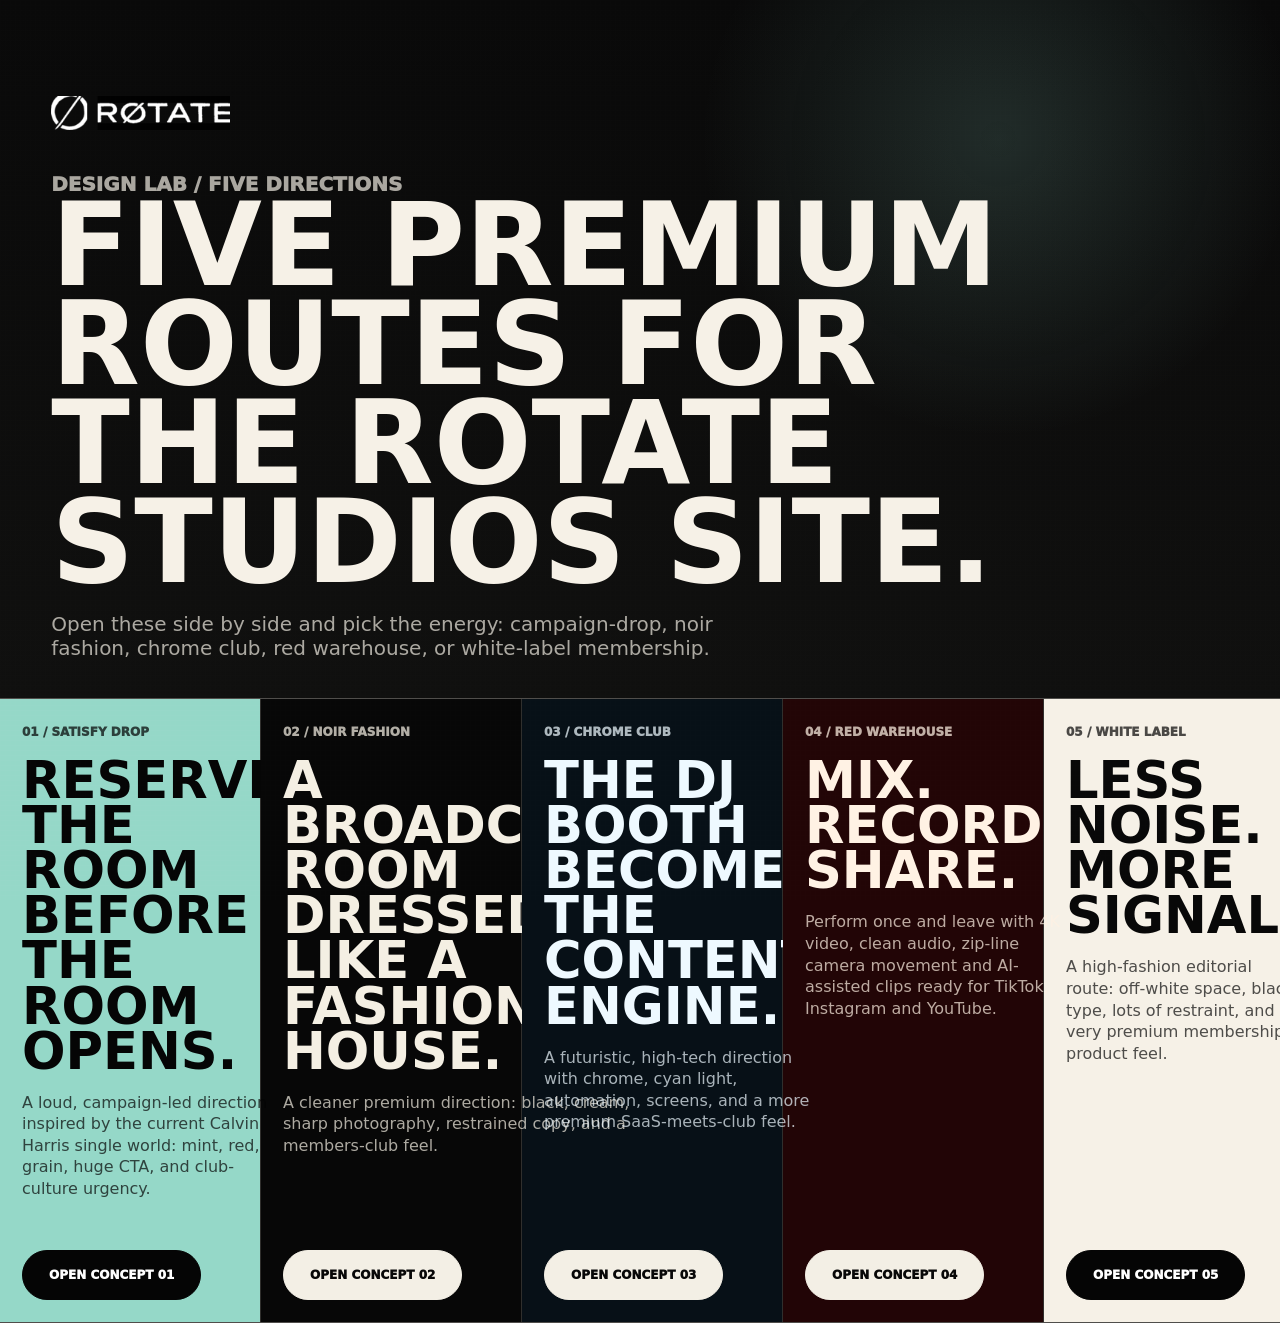
<file: designs.html>
<!doctype html>
<html lang="en">
<head>
  <meta charset="utf-8">
  <meta name="viewport" content="width=device-width, initial-scale=1">
  <title>Rotate Studios / Five Design Directions</title>
  <meta name="description" content="Five premium visual directions for the Rotate Studios website.">
  <link rel="icon" href="data:image/svg+xml,%3Csvg xmlns='http://www.w3.org/2000/svg' viewBox='0 0 64 64'%3E%3Crect width='64' height='64' rx='32' fill='%23070707'/%3E%3Ccircle cx='32' cy='32' r='20' fill='none' stroke='%23f4efe3' stroke-width='7'/%3E%3Cpath d='M44 14 20 50' stroke='%23f4efe3' stroke-width='7' stroke-linecap='round'/%3E%3C/svg%3E">
  <link rel="stylesheet" href="concepts.css?v=20260517t">
</head>
<body class="lab-page">
  <header class="lab-header">
    <div>
      <img src="assets/rotate-logo-header.png" alt="Rotate">
      <p class="micro">Design lab / five directions</p>
      <h1>Five premium routes for the Rotate Studios site.</h1>
      <p>Open these side by side and pick the energy: campaign-drop, noir fashion, chrome club, red warehouse, or white-label membership.</p>
    </div>
  </header>
  <main class="lab-grid" data-lab aria-label="Five Rotate Studios design concepts"></main>
  <script src="concepts.js?v=20260517t"></script>
</body>
</html>
</file>
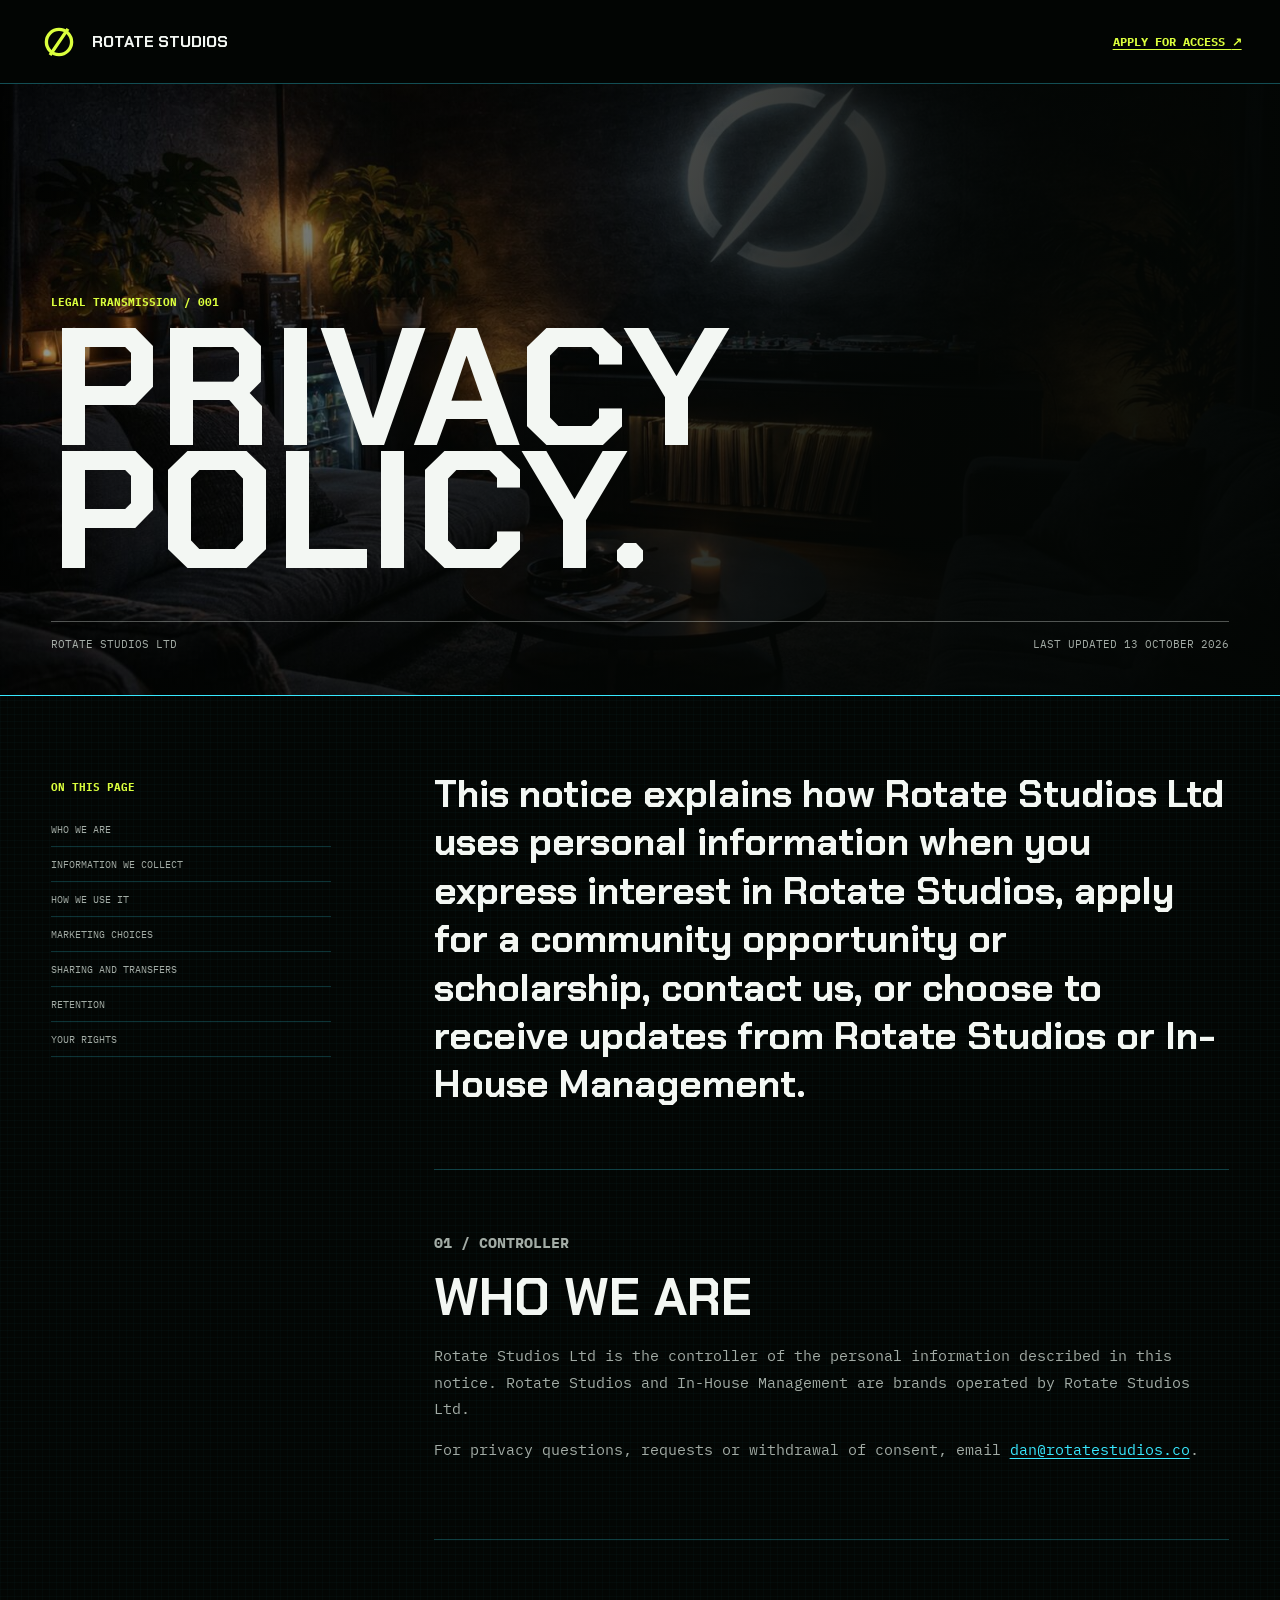
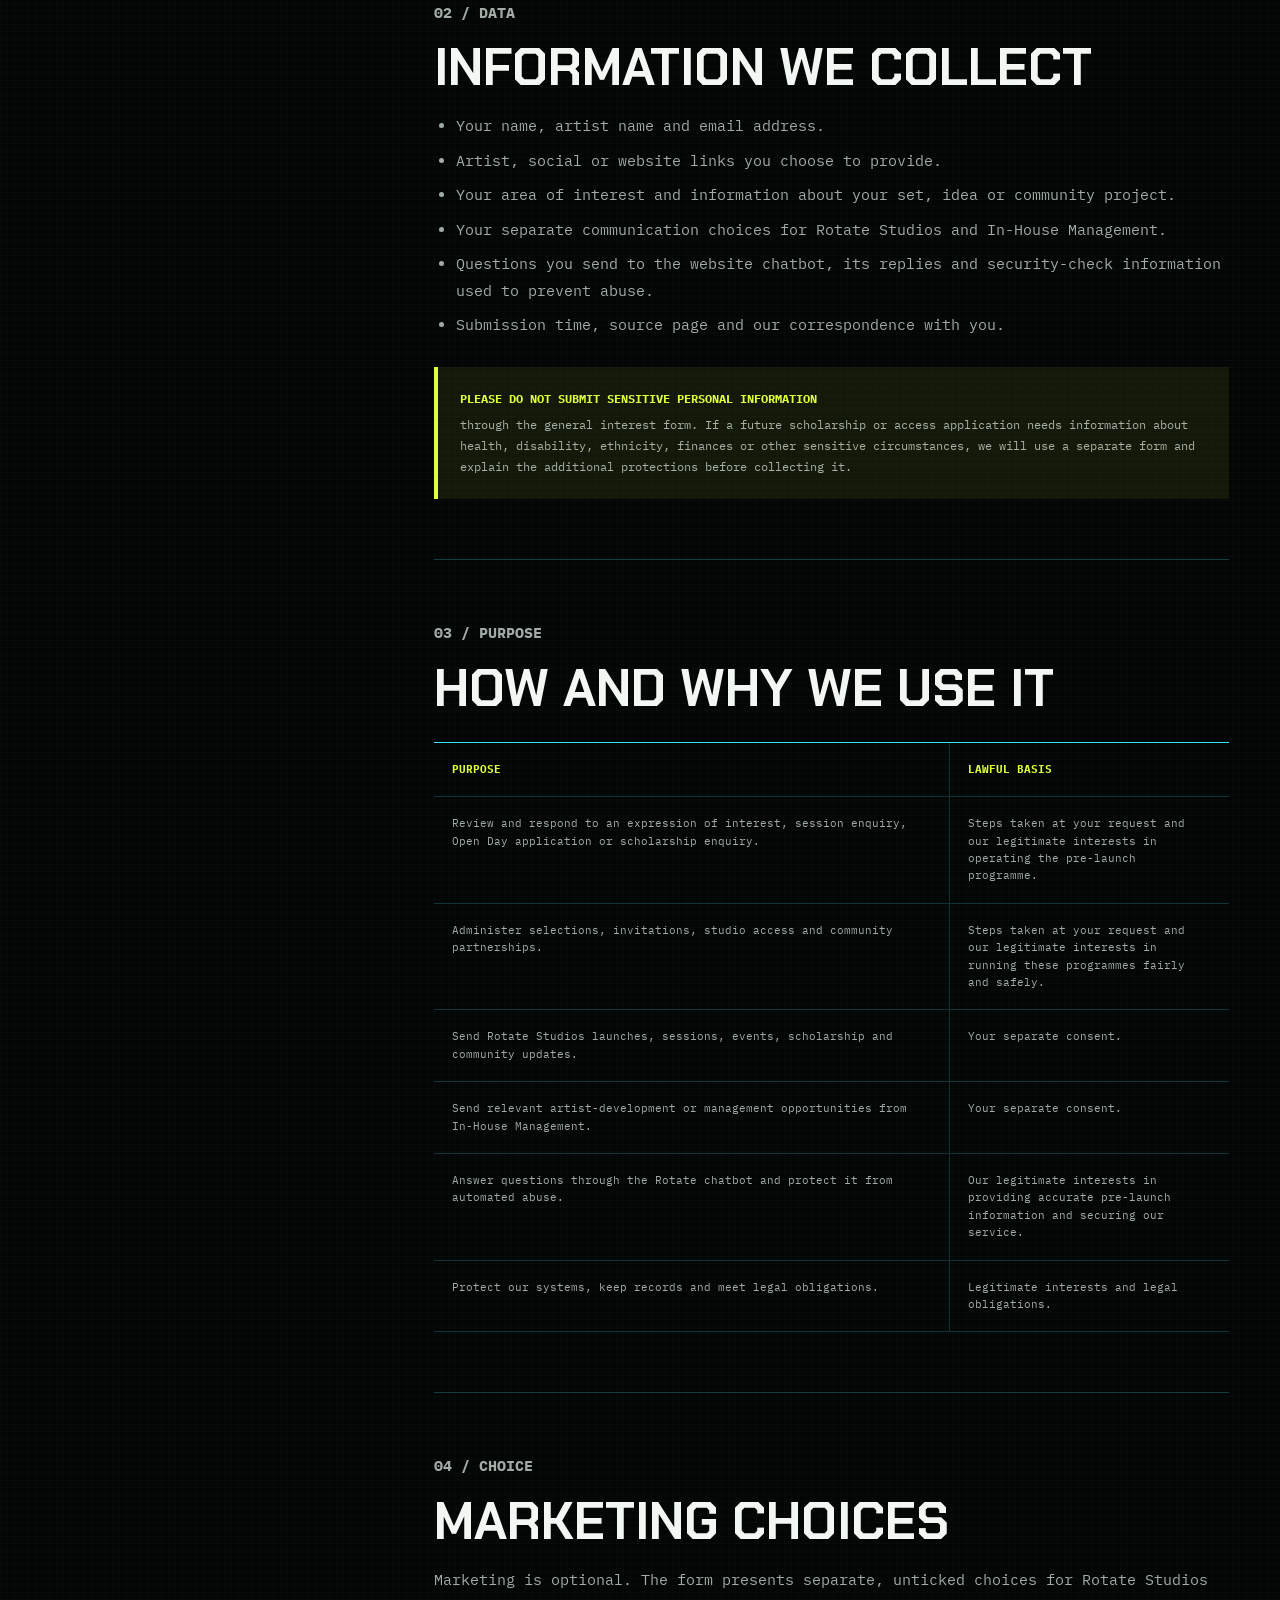
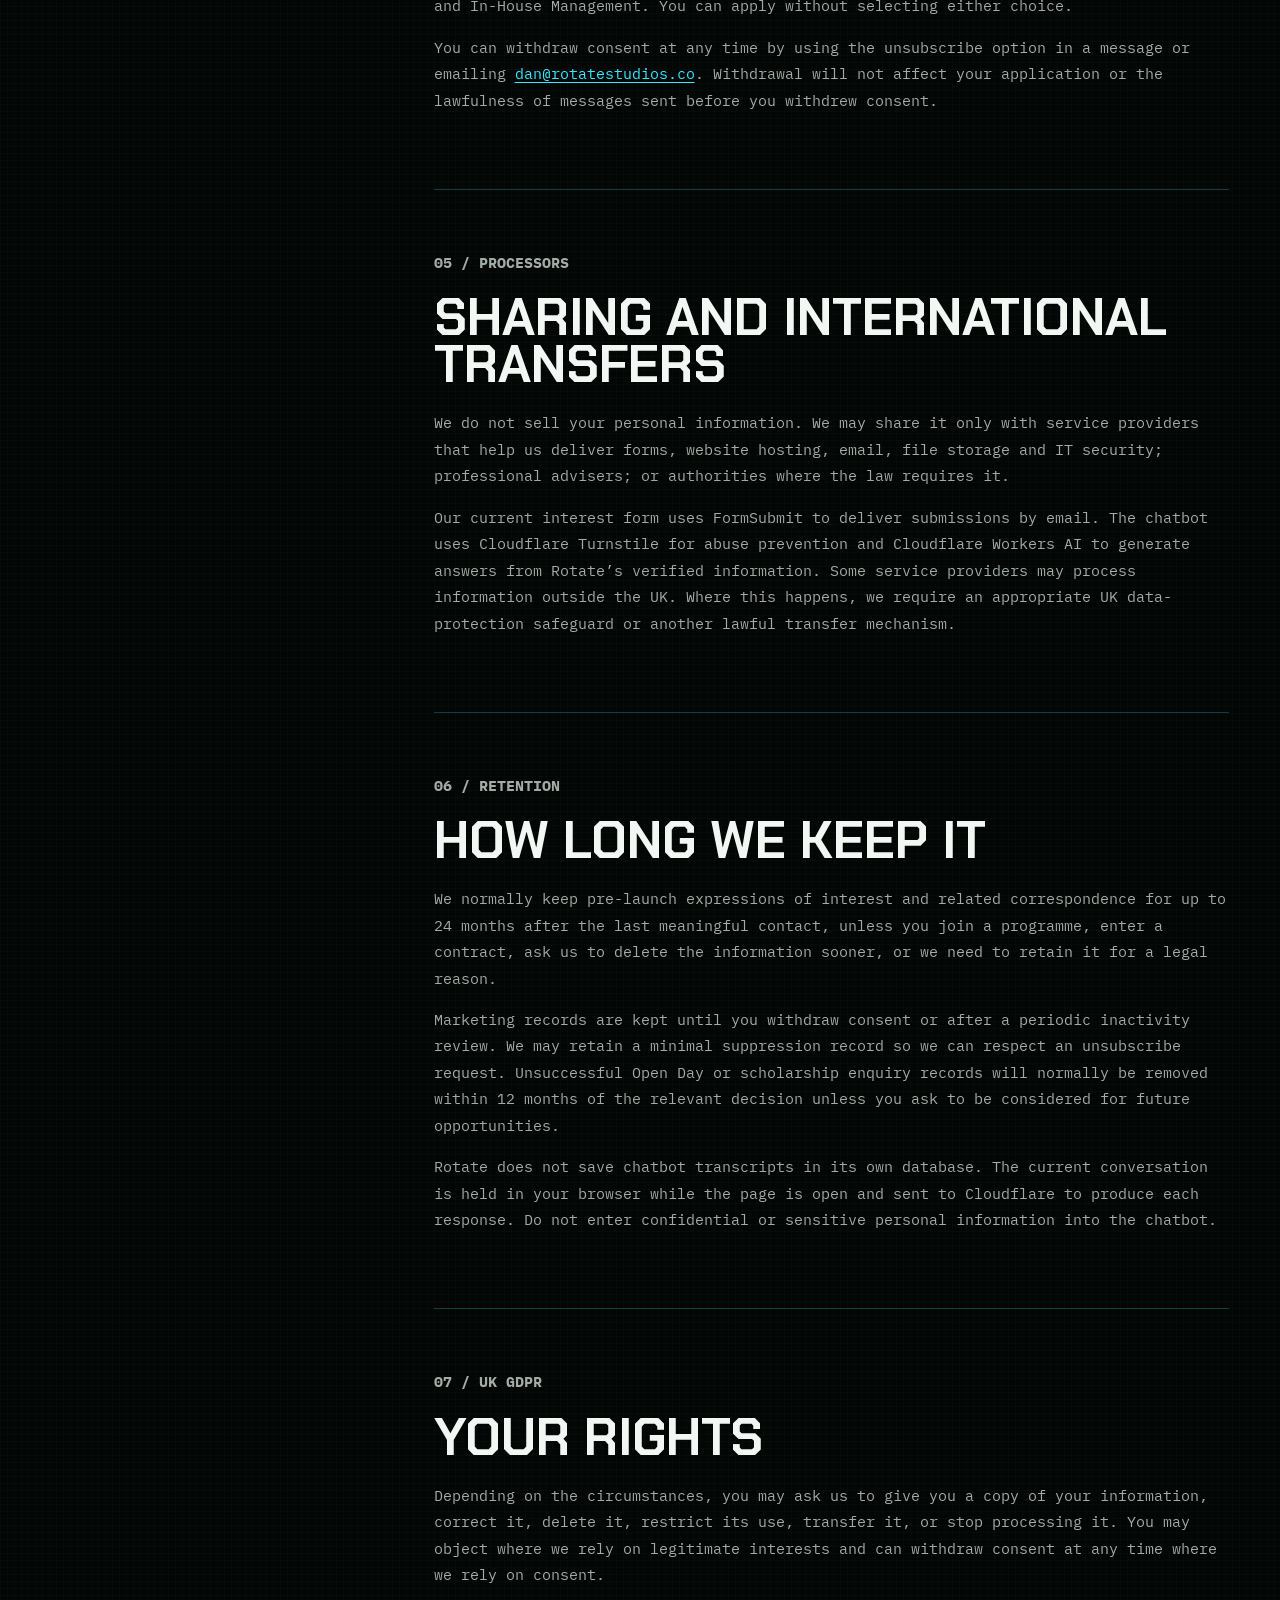
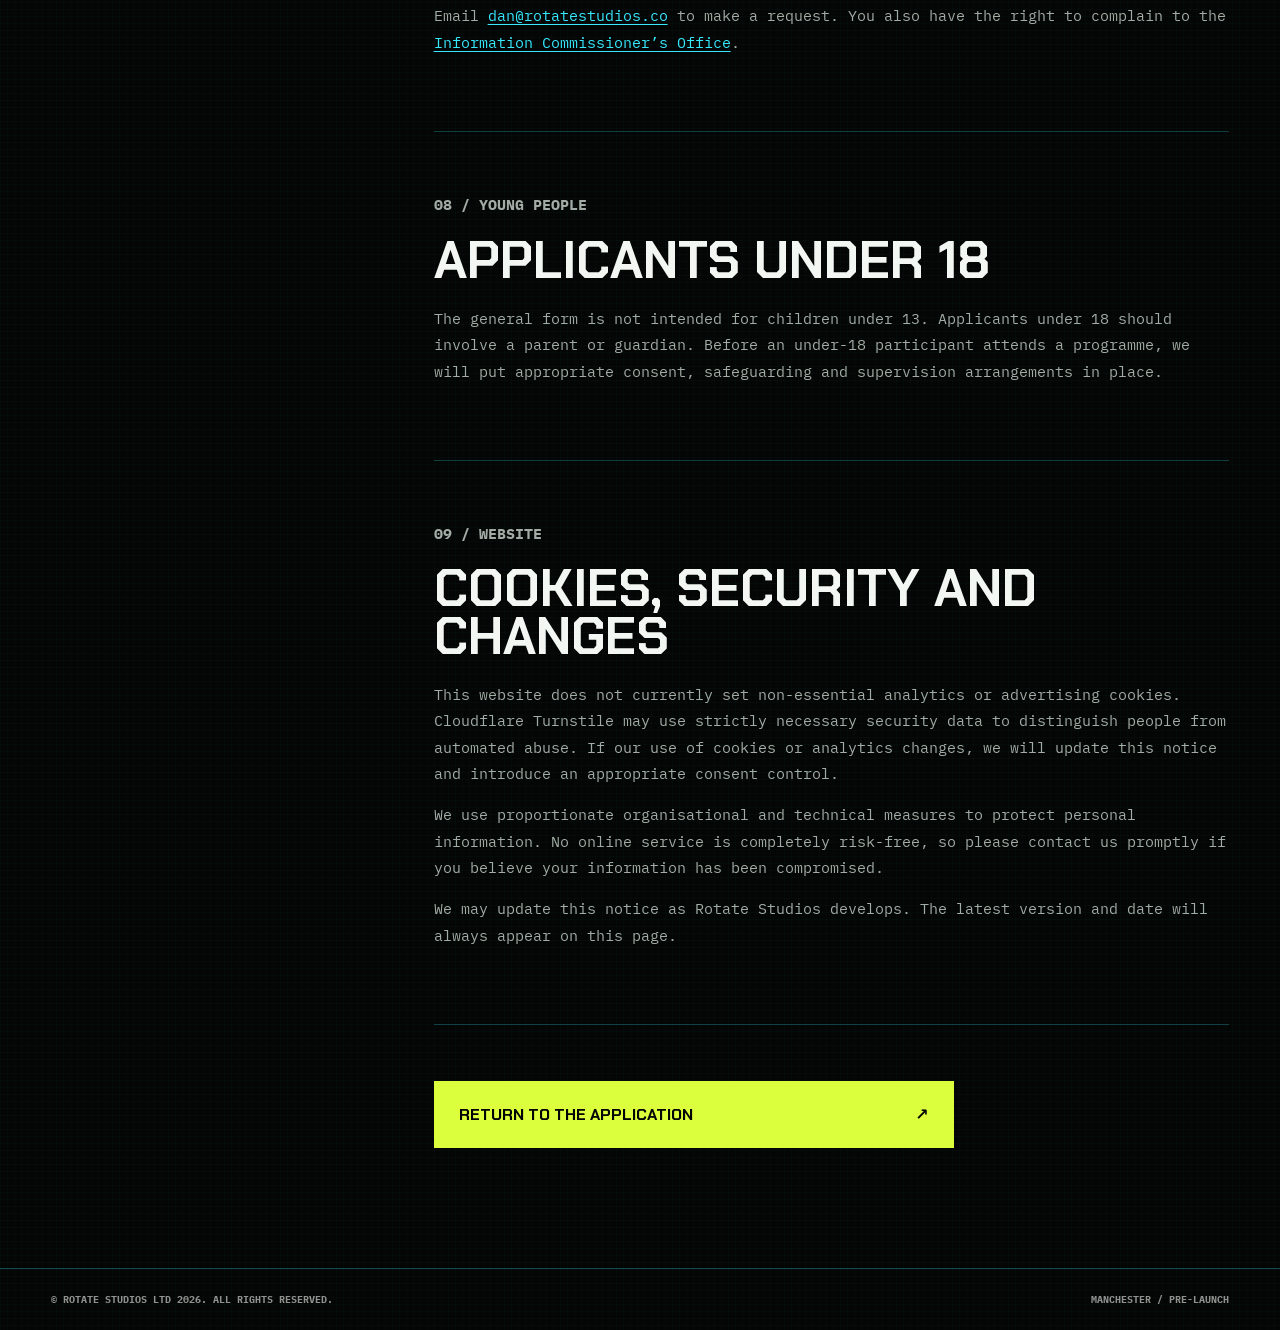
<file: privacy.html>
<!doctype html>
<html lang="en-GB">
  <head>
    <meta charset="UTF-8" />
    <meta name="viewport" content="width=device-width, initial-scale=1.0" />
    <title>Privacy Policy | Rotate Studios</title>
    <meta name="description" content="How Rotate Studios Ltd collects, uses and protects personal information." />
    <meta name="robots" content="index, follow" />
    <meta name="theme-color" content="#030604" />
    <link rel="canonical" href="https://rotatestudios.co/privacy.html" />
    <link rel="icon" type="image/png" sizes="96x96" href="/favicon.png" />
    <link rel="apple-touch-icon" sizes="180x180" href="./assets/rotate-mark-favicon-180.png" />
    <link rel="preload" href="./assets/fonts/chakra-petch-700.woff2" as="font" type="font/woff2" crossorigin />
    <link rel="stylesheet" href="./legal.css" />
  </head>
  <body>
    <header class="legal-header">
      <a class="brand" href="./" aria-label="Rotate Studios home">
        <img src="./assets/rotate-mark-safe.svg" alt="" width="180" height="180" />
        <span>Rotate Studios</span>
      </a>
      <a class="back-link" href="./#apply">Apply for access <span aria-hidden="true">↗</span></a>
    </header>

    <main>
      <section class="legal-hero">
        <p class="eyebrow">Legal transmission / 001</p>
        <h1>Privacy<br />Policy.</h1>
        <div class="hero-meta">
          <span>Rotate Studios Ltd</span>
          <span>Last updated 13 October 2026</span>
        </div>
      </section>

      <div class="legal-layout">
        <aside aria-label="Privacy policy sections">
          <p>On this page</p>
          <nav>
            <a href="#who-we-are">Who we are</a>
            <a href="#information">Information we collect</a>
            <a href="#use">How we use it</a>
            <a href="#marketing">Marketing choices</a>
            <a href="#sharing">Sharing and transfers</a>
            <a href="#retention">Retention</a>
            <a href="#your-rights">Your rights</a>
          </nav>
        </aside>

        <article class="legal-copy">
          <section class="intro">
            <p>This notice explains how Rotate Studios Ltd uses personal information when you express interest in Rotate Studios, apply for a community opportunity or scholarship, contact us, or choose to receive updates from Rotate Studios or In-House Management.</p>
          </section>

          <section id="who-we-are">
            <p class="section-number">01 / Controller</p>
            <h2>Who we are</h2>
            <p>Rotate Studios Ltd is the controller of the personal information described in this notice. Rotate Studios and In-House Management are brands operated by Rotate Studios Ltd.</p>
            <p>For privacy questions, requests or withdrawal of consent, email <a href="mailto:dan@rotatestudios.co?subject=Privacy%20request">dan@rotatestudios.co</a>.</p>
          </section>

          <section id="information">
            <p class="section-number">02 / Data</p>
            <h2>Information we collect</h2>
            <ul>
              <li>Your name, artist name and email address.</li>
              <li>Artist, social or website links you choose to provide.</li>
              <li>Your area of interest and information about your set, idea or community project.</li>
              <li>Your separate communication choices for Rotate Studios and In-House Management.</li>
              <li>Questions you send to the website chatbot, its replies and security-check information used to prevent abuse.</li>
              <li>Submission time, source page and our correspondence with you.</li>
            </ul>
            <div class="notice"><strong>Please do not submit sensitive personal information</strong> through the general interest form. If a future scholarship or access application needs information about health, disability, ethnicity, finances or other sensitive circumstances, we will use a separate form and explain the additional protections before collecting it.</div>
          </section>

          <section id="use">
            <p class="section-number">03 / Purpose</p>
            <h2>How and why we use it</h2>
            <div class="data-table" role="table" aria-label="Purposes and lawful bases">
              <div class="data-row data-head" role="row"><span role="columnheader">Purpose</span><span role="columnheader">Lawful basis</span></div>
              <div class="data-row" role="row"><span role="cell">Review and respond to an expression of interest, session enquiry, Open Day application or scholarship enquiry.</span><span role="cell">Steps taken at your request and our legitimate interests in operating the pre-launch programme.</span></div>
              <div class="data-row" role="row"><span role="cell">Administer selections, invitations, studio access and community partnerships.</span><span role="cell">Steps taken at your request and our legitimate interests in running these programmes fairly and safely.</span></div>
              <div class="data-row" role="row"><span role="cell">Send Rotate Studios launches, sessions, events, scholarship and community updates.</span><span role="cell">Your separate consent.</span></div>
              <div class="data-row" role="row"><span role="cell">Send relevant artist-development or management opportunities from In-House Management.</span><span role="cell">Your separate consent.</span></div>
              <div class="data-row" role="row"><span role="cell">Answer questions through the Rotate chatbot and protect it from automated abuse.</span><span role="cell">Our legitimate interests in providing accurate pre-launch information and securing our service.</span></div>
              <div class="data-row" role="row"><span role="cell">Protect our systems, keep records and meet legal obligations.</span><span role="cell">Legitimate interests and legal obligations.</span></div>
            </div>
          </section>

          <section id="marketing">
            <p class="section-number">04 / Choice</p>
            <h2>Marketing choices</h2>
            <p>Marketing is optional. The form presents separate, unticked choices for Rotate Studios and In-House Management. You can apply without selecting either choice.</p>
            <p>You can withdraw consent at any time by using the unsubscribe option in a message or emailing <a href="mailto:dan@rotatestudios.co?subject=Unsubscribe">dan@rotatestudios.co</a>. Withdrawal will not affect your application or the lawfulness of messages sent before you withdrew consent.</p>
          </section>

          <section id="sharing">
            <p class="section-number">05 / Processors</p>
            <h2>Sharing and international transfers</h2>
            <p>We do not sell your personal information. We may share it only with service providers that help us deliver forms, website hosting, email, file storage and IT security; professional advisers; or authorities where the law requires it.</p>
            <p>Our current interest form uses FormSubmit to deliver submissions by email. The chatbot uses Cloudflare Turnstile for abuse prevention and Cloudflare Workers AI to generate answers from Rotate’s verified information. Some service providers may process information outside the UK. Where this happens, we require an appropriate UK data-protection safeguard or another lawful transfer mechanism.</p>
          </section>

          <section id="retention">
            <p class="section-number">06 / Retention</p>
            <h2>How long we keep it</h2>
            <p>We normally keep pre-launch expressions of interest and related correspondence for up to 24 months after the last meaningful contact, unless you join a programme, enter a contract, ask us to delete the information sooner, or we need to retain it for a legal reason.</p>
            <p>Marketing records are kept until you withdraw consent or after a periodic inactivity review. We may retain a minimal suppression record so we can respect an unsubscribe request. Unsuccessful Open Day or scholarship enquiry records will normally be removed within 12 months of the relevant decision unless you ask to be considered for future opportunities.</p>
            <p id="chatbot">Rotate does not save chatbot transcripts in its own database. The current conversation is held in your browser while the page is open and sent to Cloudflare to produce each response. Do not enter confidential or sensitive personal information into the chatbot.</p>
          </section>

          <section id="your-rights">
            <p class="section-number">07 / UK GDPR</p>
            <h2>Your rights</h2>
            <p>Depending on the circumstances, you may ask us to give you a copy of your information, correct it, delete it, restrict its use, transfer it, or stop processing it. You may object where we rely on legitimate interests and can withdraw consent at any time where we rely on consent.</p>
            <p>Email <a href="mailto:dan@rotatestudios.co?subject=Data%20rights%20request">dan@rotatestudios.co</a> to make a request. You also have the right to complain to the <a href="https://ico.org.uk/make-a-complaint/data-protection-complaints/" rel="noreferrer">Information Commissioner’s Office</a>.</p>
          </section>

          <section id="young-people">
            <p class="section-number">08 / Young people</p>
            <h2>Applicants under 18</h2>
            <p>The general form is not intended for children under 13. Applicants under 18 should involve a parent or guardian. Before an under-18 participant attends a programme, we will put appropriate consent, safeguarding and supervision arrangements in place.</p>
          </section>

          <section id="cookies">
            <p class="section-number">09 / Website</p>
            <h2>Cookies, security and changes</h2>
            <p>This website does not currently set non-essential analytics or advertising cookies. Cloudflare Turnstile may use strictly necessary security data to distinguish people from automated abuse. If our use of cookies or analytics changes, we will update this notice and introduce an appropriate consent control.</p>
            <p>We use proportionate organisational and technical measures to protect personal information. No online service is completely risk-free, so please contact us promptly if you believe your information has been compromised.</p>
            <p>We may update this notice as Rotate Studios develops. The latest version and date will always appear on this page.</p>
          </section>

          <a class="return-button" href="./#apply">Return to the application <span aria-hidden="true">↗</span></a>
        </article>
      </div>
    </main>

    <footer>
      <span>© Rotate Studios Ltd 2026. All rights reserved.</span>
      <span>Manchester / Pre-launch</span>
    </footer>
  </body>
</html>
</file>
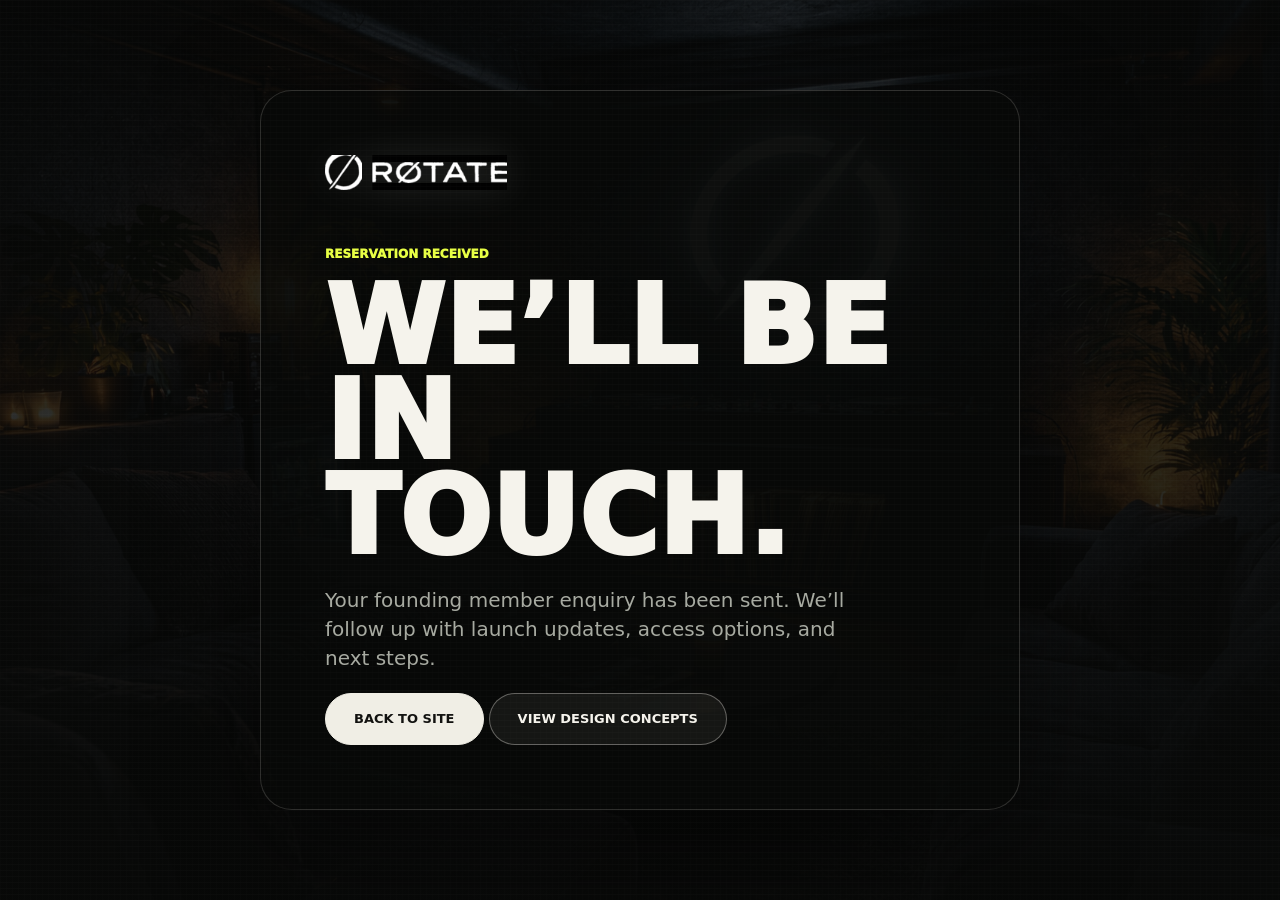
<file: thank-you.html>
<!doctype html>
<html lang="en">
<head>
  <meta charset="utf-8">
  <meta name="viewport" content="width=device-width, initial-scale=1">
  <title>Reservation received | Rotate Studios</title>
  <meta name="description" content="Your Rotate Studios founding member reservation has been received.">
  <link rel="icon" href="data:image/svg+xml,%3Csvg xmlns='http://www.w3.org/2000/svg' viewBox='0 0 64 64'%3E%3Crect width='64' height='64' rx='32' fill='%23070807'/%3E%3Ccircle cx='32' cy='32' r='20' fill='none' stroke='%23d7ff45' stroke-width='7'/%3E%3Cpath d='M44 14 20 50' stroke='%23d7ff45' stroke-width='7' stroke-linecap='round'/%3E%3C/svg%3E">
  <link rel="stylesheet" href="styles.css">
</head>
<body>
  <main class="thanks-page">
    <section class="thanks-card">
      <a class="brand" href="index.html" aria-label="Rotate Studios home">
        <img class="brand-lockup" src="assets/rotate-logo-header.png" alt="Rotate">
      </a>
      <p class="micro">Reservation received</p>
      <h1>We’ll be in touch.</h1>
      <p>Your founding member enquiry has been sent. We’ll follow up with launch updates, access options, and next steps.</p>
      <a class="button primary" href="index.html">Back to site</a>
      <a class="button quiet" href="designs.html">View design concepts</a>
    </section>
  </main>
</body>
</html>
</file>
<file: concepts.css>
:root {
  color-scheme: dark;
  --bg: #0b0b0b;
  --ink: #f5f1e8;
  --muted: rgba(245, 241, 232, 0.68);
  --paper: #f3efe5;
  --line: rgba(245, 241, 232, 0.18);
  --accent: #e8ff44;
  --hot: #d82620;
}

* {
  box-sizing: border-box;
}

html {
  scroll-behavior: smooth;
  overflow-x: hidden;
}

body {
  margin: 0;
  min-height: 100vh;
  background: var(--bg);
  color: var(--ink);
  font-family: Inter, ui-sans-serif, system-ui, -apple-system, BlinkMacSystemFont, "Segoe UI", sans-serif;
  letter-spacing: 0;
  overflow-x: hidden;
}

body::after {
  content: "";
  position: fixed;
  inset: 0;
  z-index: 50;
  pointer-events: none;
  opacity: var(--grain, 0.16);
  background-image:
    linear-gradient(rgba(255,255,255,0.08) 1px, transparent 1px),
    linear-gradient(90deg, rgba(255,255,255,0.045) 1px, transparent 1px);
  background-size: 100% 5px, 5px 100%;
  mix-blend-mode: overlay;
}

img,
video {
  display: block;
  max-width: 100%;
}

a {
  color: inherit;
  text-decoration: none;
}

button,
input,
select,
textarea {
  font: inherit;
}

.concept-header {
  position: fixed;
  top: 0;
  left: 0;
  right: 0;
  z-index: 20;
  display: grid;
  grid-template-columns: auto 1fr auto;
  align-items: center;
  gap: 28px;
  padding: 22px clamp(18px, 4vw, 58px);
  mix-blend-mode: normal;
}

.concept-logo {
  width: fit-content;
  max-width: 48vw;
  min-height: 52px;
  display: inline-flex;
  align-items: center;
  gap: 10px;
  color: #f7f0e7;
  line-height: 1;
  filter: drop-shadow(0 0 18px rgba(0,0,0,0.35));
}

.rotate-symbol {
  position: relative;
  width: 42px;
  height: 42px;
  flex: 0 0 auto;
  border: 4px solid currentColor;
  border-radius: 50%;
  transform-style: preserve-3d;
  animation: rotateMark360 10s cubic-bezier(0.45, 0, 0.2, 1) infinite;
  will-change: transform;
}

.rotate-symbol::after {
  content: "";
  position: absolute;
  left: 50%;
  top: -8px;
  width: 5px;
  height: 58px;
  background: currentColor;
  transform: translateX(-50%) rotate(34deg);
  transform-origin: center;
}

.rotate-wordmark {
  display: block;
  color: currentColor;
  font-family: "Arial Black", "Helvetica Neue", Arial, sans-serif;
  font-size: clamp(27px, 2.55vw, 38px);
  font-weight: 950;
  letter-spacing: 0;
  line-height: 1;
  text-transform: uppercase;
}

@keyframes rotateMark360 {
  0% {
    transform: rotateY(0deg);
  }
  100% {
    transform: rotateY(360deg);
  }
}

.concept-nav {
  display: flex;
  justify-content: center;
  gap: 30px;
  text-transform: uppercase;
  font-size: 12px;
  font-weight: 900;
  color: var(--nav, rgba(245, 241, 232, 0.72));
}

.concept-nav a:hover {
  color: var(--accent);
}

.pill {
  display: inline-flex;
  align-items: center;
  justify-content: center;
  min-height: 50px;
  padding: 0 26px;
  border: 1px solid currentColor;
  border-radius: 999px;
  text-transform: uppercase;
  font-size: 12px;
  font-weight: 950;
}

.pill.dark {
  background: #050505;
  color: #fff;
  border-color: #050505;
}

.pill.light {
  background: var(--paper);
  color: #080808;
  border-color: var(--paper);
}

.pill.stroke {
  background: transparent;
  color: currentColor;
}

.concept-hero {
  position: relative;
  min-height: 100vh;
  display: grid;
  align-items: end;
  overflow: hidden;
  padding: 124px clamp(18px, 4vw, 58px) clamp(34px, 5vw, 68px);
}

.concept-hero h1,
.section-title {
  margin: 0;
  text-transform: uppercase;
  font-weight: 950;
  line-height: 0.82;
}

.concept-hero h1 {
  max-width: var(--hero-max, 1180px);
  font-size: clamp(58px, var(--hero-vw, 11vw), var(--hero-cap, 172px));
  overflow-wrap: anywhere;
}

.eyebrow,
.micro {
  margin: 0 0 14px;
  color: var(--accent);
  text-transform: uppercase;
  font-size: 12px;
  font-weight: 950;
}

.hero-copy {
  position: relative;
  z-index: 2;
  display: grid;
  gap: 24px;
  max-width: 1180px;
  min-width: 0;
}

.hero-copy p:not(.eyebrow) {
  max-width: 690px;
  margin: 0;
  color: var(--muted);
  font-size: clamp(18px, 2vw, 26px);
  line-height: 1.28;
}

.hero-actions {
  display: flex;
  flex-wrap: wrap;
  gap: 12px;
}

.hero-media,
.hero-poster {
  position: absolute;
  inset: 0;
  z-index: 0;
}

.hero-media {
  width: 100%;
  height: 100%;
  object-fit: cover;
  opacity: var(--media-opacity, 0.52);
  filter: var(--media-filter, contrast(1.15) saturate(0.85) brightness(0.72));
}

.hero-poster {
  background: var(--poster);
}

.orbital {
  position: absolute;
  inset: auto clamp(18px, 7vw, 100px) clamp(70px, 10vw, 120px) auto;
  z-index: 1;
  width: clamp(220px, 28vw, 430px);
  aspect-ratio: 1;
  border: 28px solid var(--hot);
  border-radius: 50%;
  opacity: 0.9;
  filter: blur(0.2px);
}

.orbital::before,
.orbital::after {
  content: "";
  position: absolute;
  inset: 16%;
  border: 18px solid currentColor;
  border-color: var(--hot) transparent var(--hot) transparent;
  border-radius: 50%;
  transform: rotate(38deg);
}

.orbital::after {
  inset: 35%;
  border-width: 11px;
  transform: rotate(-18deg);
}

.concept-section {
  padding: clamp(70px, 9vw, 136px) clamp(18px, 4vw, 58px);
  scroll-margin-top: 92px;
}

.section-title {
  margin-bottom: 34px;
  max-width: 1160px;
  font-size: clamp(42px, 7.6vw, 112px);
  overflow-wrap: anywhere;
}

.split {
  display: grid;
  grid-template-columns: minmax(0, 0.9fr) minmax(0, 1.1fr);
  gap: clamp(28px, 6vw, 86px);
  align-items: center;
}

.split > *,
.concept-section > * {
  min-width: 0;
}

.media-frame {
  position: relative;
  overflow: hidden;
  border: 1px solid var(--line);
  background: #000;
}

.media-frame video,
.media-frame img {
  width: 100%;
  aspect-ratio: 16 / 10;
  object-fit: cover;
}

.stack {
  display: grid;
  gap: 1px;
  border: 1px solid var(--line);
  background: var(--line);
}

.stack article {
  display: grid;
  grid-template-columns: 70px 1fr;
  gap: 18px;
  padding: 22px;
  background: var(--panel, rgba(255,255,255,0.04));
}

.stack span {
  color: var(--accent);
  font-size: 12px;
  font-weight: 950;
  text-transform: uppercase;
}

.stack h3 {
  margin: 0 0 8px;
  text-transform: uppercase;
  font-size: clamp(24px, 3vw, 42px);
  line-height: 0.94;
}

.stack p {
  margin: 0;
  color: var(--muted);
  line-height: 1.45;
}

.stats {
  display: grid;
  grid-template-columns: repeat(4, minmax(0, 1fr));
  gap: 1px;
  background: var(--line);
  border: 1px solid var(--line);
}

.stats div {
  min-height: 148px;
  padding: 22px;
  background: var(--panel, rgba(255,255,255,0.04));
}

.stats strong {
  display: block;
  font-size: clamp(42px, 5vw, 76px);
  line-height: 0.86;
}

.stats span {
  display: block;
  margin-top: 13px;
  color: var(--muted);
  text-transform: uppercase;
  font-size: 12px;
  font-weight: 900;
}

.capability-section {
  background:
    linear-gradient(135deg, rgba(255,59,47,0.12), transparent 40%),
    #0b0304;
}

.capability-grid {
  display: grid;
  grid-template-columns: repeat(3, minmax(0, 1fr));
  gap: 1px;
  border: 1px solid var(--line);
  background: var(--line);
}

.capability-grid article {
  min-height: 230px;
  display: flex;
  flex-direction: column;
  justify-content: space-between;
  padding: clamp(20px, 3vw, 32px);
  background: rgba(255, 59, 47, 0.08);
}

.capability-grid h3 {
  margin: 0;
  max-width: 360px;
  text-transform: uppercase;
  font-size: clamp(30px, 4vw, 56px);
  line-height: 0.86;
}

.capability-grid p {
  margin: 28px 0 0;
  color: var(--muted);
  line-height: 1.45;
}

.mixmag-section {
  display: grid;
  grid-template-columns: minmax(0, 1fr) minmax(320px, 0.72fr);
  gap: clamp(28px, 6vw, 86px);
  align-items: end;
  background: #f5f0e6;
  color: #090909;
  --accent: #d82620;
  --muted: rgba(9,9,9,0.68);
  --line: rgba(9,9,9,0.18);
}

.mixmag-heading {
  display: grid;
  gap: clamp(18px, 2.6vw, 32px);
  align-content: end;
}

.mixmag-lockup {
  width: min(100%, 560px);
  max-width: 100%;
  display: grid;
  gap: 14px;
  padding: clamp(16px, 2.4vw, 24px);
  border: 1px solid rgba(9,9,9,0.18);
  background:
    linear-gradient(135deg, rgba(216,38,32,0.16), transparent 44%),
    #090909;
  box-shadow: 0 24px 80px rgba(9, 9, 9, 0.16);
}

.mixmag-logo-frame {
  min-height: clamp(92px, 11vw, 132px);
  display: grid;
  place-items: center;
  border: 1px solid rgba(245,240,230,0.16);
  background:
    linear-gradient(90deg, rgba(255,255,255,0.08), transparent),
    rgba(245,240,230,0.035);
}

.mixmag-logo-frame img {
  width: min(270px, 68vw);
  height: auto;
  display: block;
  filter: invert(1);
}

.mixmag-lockup span {
  display: inline-flex;
  align-items: center;
  width: fit-content;
  min-height: 28px;
  padding: 0 10px;
  border: 1px solid rgba(216,38,32,0.55);
  background: #d82620;
  color: #f5f0e6;
  text-transform: uppercase;
  font-size: 11px;
  font-weight: 900;
  letter-spacing: 0;
  white-space: nowrap;
}

.mixmag-card {
  display: grid;
  gap: 22px;
  padding: clamp(24px, 4vw, 42px);
  border: 1px solid rgba(9,9,9,0.18);
  background: #090909;
  color: #f5f0e6;
  box-shadow: 0 30px 90px rgba(9, 9, 9, 0.18);
}

.mixmag-card p {
  margin: 0;
  color: rgba(245,240,230,0.74);
  font-size: clamp(20px, 2vw, 28px);
  line-height: 1.18;
}

.mixmag-number {
  display: block;
  color: #fff;
  text-transform: uppercase;
  font-size: clamp(64px, 8vw, 126px);
  line-height: 0.82;
  font-weight: 950;
}

.sankeys-section {
  background:
    linear-gradient(120deg, rgba(255, 59, 47, 0.12), transparent 42%),
    #0a0a0a;
}

.partner-strip {
  display: grid;
  grid-template-columns: minmax(0, 1fr) minmax(280px, 0.42fr);
  gap: clamp(28px, 6vw, 80px);
  align-items: center;
}

.partner-strip > div:first-child > p:not(.micro) {
  max-width: 680px;
  margin: 0;
  color: var(--muted);
  font-size: clamp(18px, 2vw, 25px);
  line-height: 1.28;
}

.sankeys-lockup {
  display: grid;
  place-items: center;
  min-height: 240px;
  justify-self: center;
}

.sankeys-lockup img {
  width: min(58vw, 360px);
  max-height: 300px;
  object-fit: contain;
  filter: drop-shadow(0 0 34px rgba(255,59,47,0.3));
}

.reserve-band {
  display: grid;
  grid-template-columns: minmax(0, 1fr) auto;
  gap: 24px;
  align-items: center;
  padding: clamp(44px, 6vw, 74px) clamp(18px, 4vw, 58px);
  border-top: 1px solid var(--line);
  background: var(--reserve-bg, #050505);
  scroll-margin-top: 92px;
}

.reserve-band h2 {
  margin: 0;
  max-width: 920px;
  text-transform: uppercase;
  font-size: clamp(36px, 6vw, 92px);
  line-height: 0.86;
}

.concept-footer {
  display: flex;
  justify-content: space-between;
  gap: 18px;
  padding: 26px clamp(18px, 4vw, 58px);
  color: var(--muted);
  border-top: 1px solid var(--line);
}

.concept-01 {
  --bg: #95d8c8;
  --ink: #050505;
  --muted: rgba(5, 5, 5, 0.7);
  --line: rgba(5, 5, 5, 0.2);
  --accent: #050505;
  --hot: #d72c20;
  --paper: #050505;
  --nav: #050505;
  --hero-vw: 12vw;
  --hero-cap: 190px;
  --grain: 0.34;
  --poster:
    radial-gradient(circle at 54% 56%, rgba(216, 44, 32, 0.9) 0 4%, transparent 4.5%),
    repeating-conic-gradient(from 18deg at 54% 56%, transparent 0 8deg, rgba(216,44,32,0.78) 8deg 12deg, transparent 12deg 24deg),
    #95d8c8;
}

.concept-01 .concept-hero {
  text-align: center;
  align-items: center;
}

.concept-01 .hero-copy {
  justify-items: center;
  margin: auto;
}

.concept-01 .concept-logo {
  color: #050505;
  filter: none;
}

.concept-01 .pill.light,
.concept-01 .pill.dark {
  background: #050505;
  color: #fff;
  border-color: #050505;
}

.concept-01 .concept-section {
  background: #0d0d0d;
  color: #f8f4eb;
  --muted: rgba(248,244,235,0.68);
  --line: rgba(248,244,235,0.16);
  --panel: rgba(255,255,255,0.045);
  --accent: #95d8c8;
}

.concept-02 {
  --bg: #070707;
  --ink: #f4efe3;
  --muted: rgba(244,239,227,0.66);
  --line: rgba(244,239,227,0.18);
  --accent: #f4efe3;
  --paper: #f4efe3;
  --hero-vw: 8.2vw;
  --hero-cap: 132px;
  --media-opacity: 0.42;
  --media-filter: grayscale(0.2) contrast(1.2) brightness(0.55);
}

.concept-02 .concept-hero {
  align-items: center;
}

.concept-02 .hero-copy {
  margin-left: auto;
  max-width: 890px;
}

.concept-02 .hero-poster {
  background:
    linear-gradient(90deg, #070707 0 35%, transparent 70%),
    linear-gradient(0deg, #070707, transparent 50%);
}

.concept-02 .concept-section,
.concept-02 .reserve-band {
  background: #f4efe3;
  color: #080808;
  --muted: rgba(8,8,8,0.62);
  --line: rgba(8,8,8,0.18);
  --panel: rgba(8,8,8,0.045);
  --accent: #080808;
}

.concept-02 .media-frame,
.concept-02 .stack,
.concept-02 .stats {
  border-radius: 34px;
  overflow: hidden;
}

.concept-03 {
  --bg: #05070a;
  --ink: #eef9ff;
  --muted: rgba(238,249,255,0.65);
  --line: rgba(119, 233, 255, 0.24);
  --accent: #6df2ff;
  --paper: #effbff;
  --hero-vw: 9vw;
  --hero-cap: 142px;
  --media-opacity: 0.36;
  --media-filter: contrast(1.35) saturate(0.8) brightness(0.48) hue-rotate(160deg);
  --poster:
    linear-gradient(120deg, rgba(109,242,255,0.16), transparent 45%),
    radial-gradient(circle at 82% 24%, rgba(255,255,255,0.22), transparent 20%),
    #05070a;
}

.concept-03 .hero-copy {
  max-width: 1020px;
}

.concept-03 .media-frame,
.concept-03 .stack article,
.concept-03 .stats div {
  background: rgba(255,255,255,0.045);
  backdrop-filter: blur(18px);
}

.concept-03 .concept-section {
  background:
    linear-gradient(135deg, rgba(109,242,255,0.08), transparent 45%),
    #06080c;
}

.concept-04 {
  --bg: #120304;
  --ink: #fff2e4;
  --muted: rgba(255,242,228,0.68);
  --line: rgba(255,242,228,0.17);
  --accent: #ff3b2f;
  --hot: #ff3b2f;
  --paper: #fff2e4;
  --hero-vw: 10.2vw;
  --hero-cap: 158px;
  --media-opacity: 0.62;
  --media-filter: contrast(1.08) saturate(0.9) brightness(0.58) sepia(0.12);
}

.concept-04 .concept-hero {
  align-items: end;
}

.concept-04 .hero-poster {
  background:
    radial-gradient(circle at 58% 35%, rgba(255,59,47,0.22), transparent 24%),
    linear-gradient(90deg, rgba(18,3,4,0.96) 0 24%, rgba(18,3,4,0.6) 56%, rgba(18,3,4,0.84) 100%),
    linear-gradient(0deg, #120304 0 18%, rgba(18,3,4,0.48) 58%, rgba(18,3,4,0.78) 100%);
}

.concept-04 .concept-section {
  background: #120304;
}

.concept-04 .capability-section {
  background:
    linear-gradient(135deg, rgba(255,59,47,0.12), transparent 40%),
    #0b0304;
}

.concept-04 .mixmag-section {
  background: #f5f0e6;
  color: #090909;
  --accent: #d82620;
  --muted: rgba(9,9,9,0.68);
  --line: rgba(9,9,9,0.18);
}

.concept-04 .sankeys-section {
  background:
    linear-gradient(120deg, rgba(255, 59, 47, 0.12), transparent 42%),
    #0a0a0a;
}

.concept-04 .stats div,
.concept-04 .stack article {
  background: rgba(255,59,47,0.075);
}

.concept-05 {
  --bg: #f6f1e7;
  --ink: #080808;
  --muted: rgba(8,8,8,0.66);
  --line: rgba(8,8,8,0.18);
  --accent: #080808;
  --paper: #080808;
  --nav: #080808;
  --hero-vw: 8.8vw;
  --hero-cap: 138px;
  --media-opacity: 0.78;
  --media-filter: grayscale(1) contrast(1.1) brightness(0.72);
  --poster:
    linear-gradient(90deg, #f6f1e7 0 32%, rgba(246,241,231,0.18) 70%),
    linear-gradient(0deg, #f6f1e7, transparent 52%);
}

.concept-05 .concept-logo {
  color: #080808;
  filter: none;
}

.concept-05 .concept-hero {
  align-items: center;
}

.concept-05 .hero-copy {
  max-width: 960px;
}

.concept-05 .pill.light,
.concept-05 .pill.dark {
  background: #080808;
  color: #f6f1e7;
  border-color: #080808;
}

.concept-05 .concept-section {
  background: #f6f1e7;
  color: #080808;
  --panel: rgba(8,8,8,0.04);
}

.concept-05 .media-frame {
  border-radius: 999px 999px 20px 20px;
}

.lab-page {
  background: #090909;
  color: #f6f1e7;
}

.lab-header {
  min-height: 58vh;
  display: grid;
  align-items: end;
  padding: 96px clamp(18px, 4vw, 58px) 38px;
  background:
    radial-gradient(circle at 78% 20%, rgba(149,216,200,0.16), transparent 26%),
    linear-gradient(180deg, #090909, #10100f);
}

.lab-header img {
  width: clamp(160px, 14vw, 230px);
  margin-bottom: 42px;
}

.lab-header h1 {
  margin: 0;
  max-width: 1080px;
  text-transform: uppercase;
  font-size: clamp(54px, 9vw, 142px);
  line-height: 0.86;
}

.lab-header p {
  max-width: 720px;
  margin: 20px 0 0;
  color: rgba(246,241,231,0.68);
  font-size: 20px;
}

.lab-grid {
  display: grid;
  grid-template-columns: repeat(5, minmax(260px, 1fr));
  gap: 1px;
  overflow-x: auto;
  border-top: 1px solid rgba(246,241,231,0.16);
  border-bottom: 1px solid rgba(246,241,231,0.16);
  background: rgba(246,241,231,0.16);
}

.lab-card {
  min-height: 64vh;
  display: grid;
  align-content: space-between;
  padding: 22px;
  color: var(--card-ink);
  background: var(--card-bg);
}

.lab-card:nth-child(1) {
  --card-bg: #95d8c8;
  --card-ink: #050505;
}

.lab-card:nth-child(2) {
  --card-bg: #070707;
  --card-ink: #f4efe3;
}

.lab-card:nth-child(3) {
  --card-bg: #071017;
  --card-ink: #eef9ff;
}

.lab-card:nth-child(4) {
  --card-bg: #220506;
  --card-ink: #fff2e4;
}

.lab-card:nth-child(5) {
  --card-bg: #f6f1e7;
  --card-ink: #080808;
}

.lab-card span {
  color: currentColor;
  opacity: 0.72;
  text-transform: uppercase;
  font-size: 12px;
  font-weight: 950;
}

.lab-card h2 {
  margin: 18px 0;
  text-transform: uppercase;
  font-size: clamp(34px, 4vw, 58px);
  line-height: 0.88;
}

.lab-card p {
  color: currentColor;
  opacity: 0.7;
  line-height: 1.35;
}

.lab-card a {
  margin-top: 34px;
  width: max-content;
}

@media (max-width: 920px) {
  .concept-header {
    grid-template-columns: 1fr auto;
  }

  .concept-nav {
    display: none;
  }

  .split,
  .reserve-band,
  .mixmag-section,
  .partner-strip {
    grid-template-columns: 1fr;
  }

  .stats,
  .capability-grid {
    grid-template-columns: repeat(2, minmax(0, 1fr));
  }
}

@media (max-width: 620px) {
  .concept-header {
    padding: 16px;
    gap: 14px;
  }

  .concept-logo {
    max-width: 46vw;
    min-height: 44px;
    gap: 8px;
  }

  .rotate-symbol {
    width: 34px;
    height: 34px;
    border-width: 3px;
  }

  .rotate-symbol::after {
    top: -7px;
    width: 4px;
    height: 48px;
  }

  .rotate-wordmark {
    font-size: 24px;
  }

  .pill {
    min-height: 44px;
    padding: 0 18px;
  }

  .concept-hero {
    min-height: 92vh;
    padding: 98px 16px 32px;
  }

  .concept-hero h1 {
    font-size: clamp(46px, 16vw, 74px);
  }

  .section-title {
    font-size: clamp(38px, 13vw, 64px);
  }

  .mixmag-lockup {
    width: 100%;
  }

  .mixmag-logo-frame img {
    width: min(224px, 88%);
  }

  .mixmag-lockup span {
    white-space: normal;
  }

  .stack article,
  .stats,
  .capability-grid,
  .stats {
    grid-template-columns: 1fr;
  }

  .concept-section,
  .reserve-band,
  .concept-footer {
    padding-left: 16px;
    padding-right: 16px;
  }

  .concept-footer {
    display: grid;
  }
}
</file>
<file: legal.css>
@font-face {
  font-family: "Chakra Petch";
  src: url("./assets/fonts/chakra-petch-700.woff2") format("woff2");
  font-style: normal;
  font-weight: 700;
  font-display: swap;
}

@font-face {
  font-family: "IBM Plex Mono";
  src: url("./assets/fonts/ibm-plex-mono-400.woff2") format("woff2");
  font-style: normal;
  font-weight: 400;
  font-display: swap;
}

@font-face {
  font-family: "IBM Plex Mono";
  src: url("./assets/fonts/ibm-plex-mono-700.woff2") format("woff2");
  font-style: normal;
  font-weight: 700;
  font-display: swap;
}

:root {
  color-scheme: dark;
  --bg: #030604;
  --surface: #07100c;
  --ink: #f3f7f3;
  --muted: rgba(225, 236, 227, 0.72);
  --acid: #dbff3d;
  --cyan: #38e8ff;
  --coral: #ff4a36;
  --display: "Chakra Petch", ui-sans-serif, system-ui, sans-serif;
  --mono: "IBM Plex Mono", ui-monospace, monospace;
}

* { box-sizing: border-box; }
html { background: var(--bg); scroll-behavior: smooth; }
body {
  min-width: 320px;
  margin: 0;
  overflow-x: hidden;
  background:
    linear-gradient(rgba(56, 232, 255, 0.025) 1px, transparent 1px),
    linear-gradient(90deg, rgba(56, 232, 255, 0.02) 1px, transparent 1px),
    var(--bg);
  background-size: 7px 7px;
  color: var(--ink);
  font-family: var(--mono);
  letter-spacing: 0;
}

a { color: inherit; text-underline-offset: 3px; }
a:hover { color: var(--cyan); }
:focus-visible { outline: 2px solid var(--cyan); outline-offset: 4px; }

.legal-header {
  position: relative;
  z-index: 2;
  display: flex;
  align-items: center;
  justify-content: space-between;
  gap: 24px;
  min-height: 84px;
  padding: 14px clamp(18px, 3vw, 48px);
  border-bottom: 1px solid rgba(56, 232, 255, 0.32);
  background: rgba(3, 6, 4, 0.94);
}

.brand {
  display: inline-flex;
  align-items: center;
  gap: 12px;
  color: var(--ink);
  font-family: var(--display);
  font-size: 1rem;
  font-weight: 700;
  text-decoration: none;
  text-transform: uppercase;
}

.brand img { width: 42px; height: 42px; object-fit: contain; }
.back-link { color: var(--acid); font-size: 0.72rem; font-weight: 700; text-transform: uppercase; }

.legal-hero {
  min-height: 68svh;
  display: grid;
  align-content: end;
  padding: clamp(80px, 12vw, 170px) clamp(18px, 4vw, 64px) 44px;
  border-bottom: 1px solid var(--cyan);
  background:
    linear-gradient(110deg, rgba(3, 6, 4, 0.35), rgba(3, 6, 4, 0.94) 72%),
    url("./assets/snug-vinyl-rotate-studio-web.jpg") center 54% / cover;
}

.eyebrow,
.section-number,
aside > p {
  margin: 0 0 18px;
  color: var(--acid);
  font-size: 0.68rem;
  font-weight: 700;
  text-transform: uppercase;
}

h1, h2 { margin: 0; font-family: var(--display); text-transform: uppercase; }
h1 { max-width: 1000px; font-size: clamp(4.2rem, 13vw, 11rem); line-height: 0.74; }
h2 { margin-bottom: 22px; font-size: clamp(2rem, 4vw, 3.8rem); line-height: 0.92; }

.hero-meta {
  display: flex;
  justify-content: space-between;
  gap: 18px;
  margin-top: 48px;
  padding-top: 15px;
  border-top: 1px solid rgba(243, 247, 243, 0.32);
  color: var(--muted);
  font-size: 0.66rem;
  text-transform: uppercase;
}

.legal-layout {
  width: min(100%, 1440px);
  margin: 0 auto;
  display: grid;
  grid-template-columns: 280px minmax(0, 850px);
  gap: clamp(42px, 8vw, 120px);
  padding: 74px clamp(18px, 4vw, 64px) 120px;
}

aside { position: sticky; top: 26px; align-self: start; padding-top: 10px; }
aside nav { display: grid; }
aside a { padding: 10px 0; border-bottom: 1px solid rgba(56, 232, 255, 0.2); color: var(--muted); font-size: 0.65rem; text-decoration: none; text-transform: uppercase; }

.legal-copy { min-width: 0; }
.legal-copy section { scroll-margin-top: 28px; padding: 60px 0; border-bottom: 1px solid rgba(56, 232, 255, 0.24); }
.legal-copy .intro { padding-top: 0; }
.legal-copy p,
.legal-copy li { color: var(--muted); font-size: clamp(0.78rem, 1.15vw, 0.94rem); line-height: 1.8; }
.legal-copy .intro p { margin: 0; color: var(--ink); font-family: var(--display); font-size: clamp(1.45rem, 3vw, 2.5rem); font-weight: 700; line-height: 1.26; }
.legal-copy a { color: var(--cyan); }
.legal-copy ul { margin: 0; padding-left: 22px; }
.legal-copy li + li { margin-top: 8px; }

.notice {
  margin-top: 28px;
  padding: 22px;
  border-left: 4px solid var(--acid);
  background: rgba(219, 255, 61, 0.07);
  color: var(--muted);
  font-size: 0.76rem;
  line-height: 1.7;
}
.notice strong { display: block; margin-bottom: 6px; color: var(--acid); text-transform: uppercase; }

.data-table { margin-top: 30px; border-top: 1px solid var(--cyan); }
.data-row { display: grid; grid-template-columns: minmax(0, 1.3fr) minmax(220px, 0.7fr); }
.data-row span { padding: 18px; border-right: 1px solid rgba(56, 232, 255, 0.2); border-bottom: 1px solid rgba(56, 232, 255, 0.2); color: var(--muted); font-size: 0.68rem; line-height: 1.6; }
.data-row span:last-child { border-right: 0; }
.data-head span { color: var(--acid); font-weight: 700; text-transform: uppercase; }

.return-button {
  display: flex;
  align-items: center;
  justify-content: space-between;
  width: min(100%, 520px);
  margin-top: 56px;
  padding: 22px 24px;
  border: 1px solid var(--acid);
  background: var(--acid);
  color: var(--bg) !important;
  font-family: var(--display);
  font-weight: 700;
  text-decoration: none;
  text-transform: uppercase;
}

footer {
  display: flex;
  justify-content: space-between;
  gap: 18px;
  padding: 24px clamp(18px, 4vw, 64px);
  border-top: 1px solid rgba(56, 232, 255, 0.3);
  color: rgba(243, 247, 243, 0.58);
  font-size: 0.62rem;
  font-weight: 700;
  text-transform: uppercase;
}

@media (max-width: 780px) {
  .legal-header { min-height: 70px; }
  .brand span { font-size: 0.8rem; }
  .back-link { font-size: 0.58rem; }
  .legal-hero { min-height: 56svh; padding-bottom: 26px; }
  h1 { font-size: clamp(3.6rem, 22vw, 6.4rem); }
  .hero-meta { display: grid; gap: 8px; }
  .legal-layout { display: block; padding-top: 42px; padding-bottom: 80px; }
  aside { position: static; margin-bottom: 38px; }
  aside nav { grid-template-columns: 1fr 1fr; column-gap: 18px; }
  .legal-copy section { padding: 42px 0; }
  .data-row { grid-template-columns: 1fr; }
  .data-row span { border-right: 0; }
  .data-row:not(.data-head) span:first-child { padding-bottom: 8px; border-bottom: 0; color: var(--ink); font-weight: 700; }
  .data-row:not(.data-head) span:last-child { padding-top: 8px; }
  .data-head { display: none; }
  footer { display: grid; }
}

@media (max-width: 440px) {
  .brand span { display: none; }
  .brand img { width: 38px; height: 38px; }
  .legal-hero { min-height: 50svh; }
  aside nav { grid-template-columns: 1fr; }
}
</file>
<file: styles.css>
:root {
  color-scheme: dark;
  --bg: #080908;
  --bg-2: #111312;
  --ink: #f5f3ec;
  --paper: #f0eee5;
  --paper-ink: #11110f;
  --muted: #a7aaa1;
  --soft: #686d65;
  --line: rgba(245, 243, 236, 0.16);
  --line-dark: rgba(8, 9, 8, 0.18);
  --acid: #e8ff44;
  --amber: #b6a11d;
  --red: #d5212f;
  --shadow: 0 34px 110px rgba(0, 0, 0, 0.5);
}

* {
  box-sizing: border-box;
}

html {
  scroll-behavior: smooth;
  overflow-x: hidden;
}

body {
  margin: 0;
  background: var(--bg);
  color: var(--ink);
  font-family: Inter, ui-sans-serif, system-ui, -apple-system, BlinkMacSystemFont, "Segoe UI", sans-serif;
  line-height: 1.45;
  letter-spacing: 0;
  overflow-x: hidden;
}

body::before {
  content: "";
  position: fixed;
  inset: 0;
  z-index: 30;
  pointer-events: none;
  opacity: 0.16;
  background:
    linear-gradient(rgba(255,255,255,0.08) 1px, transparent 1px),
    linear-gradient(90deg, rgba(255,255,255,0.04) 1px, transparent 1px);
  background-size: 100% 6px, 6px 100%;
  mix-blend-mode: screen;
}

img,
video {
  display: block;
  max-width: 100%;
}

a {
  color: inherit;
  text-decoration: none;
}

h1,
h2,
h3,
p {
  margin-top: 0;
}

h1,
h2 {
  margin-bottom: 22px;
  max-width: 1120px;
  text-transform: uppercase;
  font-weight: 950;
  line-height: 0.88;
}

h1 {
  font-size: clamp(56px, 9.1vw, 136px);
}

h2 {
  font-size: clamp(42px, 7vw, 106px);
}

h3 {
  margin-bottom: 8px;
  font-size: 22px;
  line-height: 1.02;
  text-transform: uppercase;
}

.micro {
  margin: 0 0 16px;
  color: var(--acid);
  text-transform: uppercase;
  font-size: 12px;
  font-weight: 950;
}

.lead {
  max-width: 720px;
  color: rgba(245, 243, 236, 0.78);
  font-size: clamp(19px, 2vw, 27px);
}

.site-header {
  position: fixed;
  top: 0;
  left: 0;
  right: 0;
  z-index: 20;
  display: grid;
  grid-template-columns: auto 1fr auto;
  align-items: center;
  gap: 28px;
  padding: 20px clamp(18px, 4vw, 58px);
  background: linear-gradient(180deg, rgba(8, 9, 8, 0.78), rgba(8, 9, 8, 0));
  border-bottom: 1px solid transparent;
  transition: background 180ms ease, border-color 180ms ease, backdrop-filter 180ms ease;
}

.site-header.is-solid {
  background: rgba(8, 9, 8, 0.88);
  border-color: var(--line);
  backdrop-filter: blur(18px);
}

.brand {
  display: inline-flex;
  align-items: center;
  min-width: 190px;
}

.brand-lockup {
  width: 182px;
  height: auto;
  object-fit: contain;
  filter: drop-shadow(0 0 18px rgba(245, 243, 236, 0.16));
}

.nav {
  display: flex;
  justify-content: center;
  gap: 31px;
  color: rgba(245, 243, 236, 0.72);
  text-transform: uppercase;
  font-size: 12px;
  font-weight: 900;
}

.nav a:hover,
.site-footer a:hover {
  color: var(--acid);
}

.header-cta,
.button {
  display: inline-flex;
  align-items: center;
  justify-content: center;
  min-height: 52px;
  padding: 0 28px;
  border: 1px solid currentColor;
  border-radius: 999px;
  text-transform: uppercase;
  font-size: 13px;
  font-weight: 900;
  transition: transform 150ms ease, background 150ms ease, border-color 150ms ease;
}

.header-cta {
  background: var(--paper);
  color: var(--paper-ink);
  border-color: var(--paper);
}

.button:hover,
.header-cta:hover {
  transform: translateY(-2px);
}

.button.primary {
  background: var(--paper);
  color: var(--paper-ink);
  border-color: var(--paper);
}

.button.quiet {
  background: rgba(245, 243, 236, 0.06);
  color: var(--ink);
  border-color: rgba(245, 243, 236, 0.34);
}

.button.full {
  width: 100%;
}

.hero {
  position: relative;
  min-height: 100vh;
  overflow: hidden;
  padding: 112px clamp(18px, 4vw, 58px) 34px;
}

.hero-media,
.hero-shade {
  position: absolute;
  inset: 0;
  width: 100%;
  height: 100%;
}

.hero-media {
  object-fit: cover;
  filter: saturate(0.72) contrast(1.2) brightness(0.58);
  transform: scale(1.02);
}

.hero-shade {
  background:
    radial-gradient(circle at 82% 22%, rgba(232, 255, 68, 0.13), transparent 25%),
    linear-gradient(90deg, rgba(8, 9, 8, 0.96) 0%, rgba(8, 9, 8, 0.72) 42%, rgba(8, 9, 8, 0.18) 100%),
    linear-gradient(0deg, rgba(8, 9, 8, 0.96) 0%, rgba(8, 9, 8, 0.12) 60%);
}

.hero-grid {
  position: relative;
  z-index: 1;
  min-height: calc(100vh - 146px);
  display: grid;
  grid-template-columns: minmax(120px, 0.24fr) minmax(0, 1fr);
  gap: clamp(28px, 6vw, 88px);
  align-items: end;
}

.hero-kicker {
  display: grid;
  gap: 10px;
  align-self: center;
  color: rgba(245, 243, 236, 0.7);
  text-transform: uppercase;
  font-size: 12px;
  font-weight: 900;
}

.hero-kicker span {
  padding: 10px 0;
  border-top: 1px solid var(--line);
}

.hero-copy {
  min-width: 0;
  padding-bottom: 13vh;
}

.hero-actions {
  display: flex;
  flex-wrap: wrap;
  gap: 12px;
  margin-top: 34px;
}

.broadcast-card {
  position: absolute;
  right: clamp(18px, 4vw, 58px);
  bottom: 34px;
  z-index: 2;
  width: min(520px, calc(100% - 36px));
  padding: 18px;
  border: 1px solid var(--line);
  background: rgba(8, 9, 8, 0.74);
  backdrop-filter: blur(14px);
  box-shadow: var(--shadow);
}

.broadcast-card strong {
  display: block;
  margin-left: 20px;
  text-transform: uppercase;
  font-size: 13px;
}

.live-dot {
  position: absolute;
  top: 21px;
  left: 18px;
  width: 9px;
  height: 9px;
  border-radius: 50%;
  background: var(--red);
  box-shadow: 0 0 0 7px rgba(213, 33, 47, 0.16);
}

.broadcast-card dl {
  display: grid;
  grid-template-columns: repeat(3, minmax(0, 1fr));
  gap: 1px;
  margin: 18px 0 0;
  background: var(--line);
}

.broadcast-card div {
  padding: 14px;
  background: rgba(8, 9, 8, 0.82);
}

.broadcast-card dt,
.broadcast-card dd {
  margin: 0;
}

.broadcast-card dt {
  color: var(--muted);
  text-transform: uppercase;
  font-size: 11px;
  font-weight: 850;
}

.broadcast-card dd {
  font-size: 35px;
  line-height: 1;
  font-weight: 950;
}

.ticker {
  display: flex;
  width: 100%;
  max-width: 100%;
  overflow: hidden;
  border-top: 1px solid var(--line);
  border-bottom: 1px solid var(--line);
  background: var(--amber);
  color: #080908;
  white-space: nowrap;
}

.ticker span {
  flex: 0 0 auto;
  padding: 13px 26px;
  text-transform: uppercase;
  font-size: 13px;
  font-weight: 950;
}

.ticker span::after {
  content: "/";
  margin-left: 26px;
}

.section-dark,
.system-board {
  padding: clamp(70px, 9vw, 132px) clamp(18px, 4vw, 58px);
}

.section-head {
  max-width: 1040px;
  margin-bottom: 38px;
}

.section-head.wide {
  max-width: 1220px;
}

.video-grid {
  display: grid;
  grid-template-columns: minmax(0, 1.22fr) minmax(320px, 0.78fr);
  gap: 18px;
  align-items: stretch;
}

.video-card {
  position: relative;
  border: 1px solid var(--line);
  background: #000;
  box-shadow: var(--shadow);
}

.video-card-main {
  border-color: rgba(232, 255, 68, 0.42);
}

.video-meta {
  position: absolute;
  top: 14px;
  left: 14px;
  z-index: 2;
  display: grid;
  gap: 3px;
  padding: 10px 12px;
  border: 1px solid rgba(245, 243, 236, 0.18);
  background: rgba(8, 9, 8, 0.68);
  backdrop-filter: blur(12px);
}

.video-meta span,
.video-meta strong {
  display: block;
  text-transform: uppercase;
}

.video-meta span {
  color: var(--acid);
  font-size: 10px;
  font-weight: 950;
}

.video-meta strong {
  font-size: 13px;
  line-height: 1;
}

.showreel-video {
  width: 100%;
  aspect-ratio: 16 / 9;
  object-fit: cover;
}

.studio-split {
  display: grid;
  grid-template-columns: minmax(0, 0.95fr) minmax(0, 1.05fr);
  gap: clamp(28px, 6vw, 86px);
  align-items: center;
  padding: clamp(76px, 9vw, 140px) clamp(18px, 4vw, 58px);
  background: var(--paper);
  color: var(--paper-ink);
  border-radius: 8vw 8vw 0 0;
}

.image-slab img {
  width: 100%;
  aspect-ratio: 4 / 5;
  object-fit: cover;
  border-radius: 6px;
  box-shadow: 0 30px 90px rgba(0, 0, 0, 0.23);
}

.studio-copy .micro,
.membership-intro .micro,
.reserve-copy .micro {
  color: #5f6416;
}

.studio-copy > p:not(.micro),
.membership-intro > p,
.reserve-copy > p {
  max-width: 680px;
  color: rgba(17, 17, 15, 0.66);
  font-size: 20px;
}

.feature-rows {
  display: grid;
  gap: 1px;
  margin-top: 36px;
  border-top: 1px solid var(--line-dark);
}

.feature-rows article {
  display: grid;
  grid-template-columns: 54px minmax(120px, 0.38fr) 1fr;
  gap: 20px;
  padding: 22px 0;
  border-bottom: 1px solid var(--line-dark);
}

.feature-rows span,
.system-grid span {
  color: #6d7319;
  text-transform: uppercase;
  font-size: 12px;
  font-weight: 950;
}

.feature-rows p {
  margin-bottom: 0;
  color: rgba(17, 17, 15, 0.62);
}

.system-board {
  background: var(--bg-2);
  border-top: 1px solid var(--line);
  border-bottom: 1px solid var(--line);
}

.system-grid {
  display: grid;
  grid-template-columns: repeat(4, minmax(0, 1fr));
  gap: 1px;
  background: var(--line);
  border: 1px solid var(--line);
}

.system-grid article {
  min-height: 300px;
  display: flex;
  flex-direction: column;
  justify-content: space-between;
  padding: 24px;
  background: #0a0b0a;
}

.system-grid strong {
  display: block;
  margin: 38px 0 14px;
  max-width: 260px;
  font-size: clamp(25px, 2.7vw, 40px);
  line-height: 0.96;
  text-transform: uppercase;
}

.system-grid p {
  color: var(--muted);
}

.membership-zone {
  display: grid;
  grid-template-columns: minmax(0, 0.85fr) minmax(0, 1.15fr);
  gap: clamp(28px, 6vw, 86px);
  align-items: start;
  padding: clamp(76px, 9vw, 140px) clamp(18px, 4vw, 58px);
  background: var(--paper);
  color: var(--paper-ink);
}

.pricing {
  display: grid;
  grid-template-columns: repeat(2, minmax(0, 1fr));
  gap: 16px;
}

.price-card {
  min-height: 560px;
  display: flex;
  flex-direction: column;
  padding: 26px;
  border: 1px solid var(--line-dark);
  border-radius: 32px;
  background: #fbfaf3;
}

.price-card.featured {
  background: #111312;
  color: var(--ink);
  border-color: #111312;
  box-shadow: 0 30px 90px rgba(0, 0, 0, 0.24);
}

.plan-label {
  margin: 0 0 22px;
  text-transform: uppercase;
  font-size: 13px;
  font-weight: 950;
}

.price {
  font-size: clamp(54px, 6vw, 82px);
  line-height: 0.92;
  font-weight: 950;
}

.price span {
  display: block;
  margin-top: 10px;
  color: var(--soft);
  font-size: 15px;
  text-transform: uppercase;
}

.price-card.featured .price span,
.price-card.featured li {
  color: var(--muted);
}

.price-card ul {
  display: grid;
  gap: 13px;
  padding: 28px 0;
  margin: 0 0 auto;
  list-style: none;
}

.price-card li {
  position: relative;
  padding-left: 19px;
  color: rgba(17, 17, 15, 0.68);
}

.price-card li::before {
  content: "";
  position: absolute;
  top: 0.72em;
  left: 0;
  width: 7px;
  height: 7px;
  border-radius: 50%;
  background: var(--acid);
}

.manifesto {
  display: grid;
  grid-template-columns: minmax(0, 1fr) minmax(320px, 0.72fr);
  gap: clamp(28px, 6vw, 80px);
  align-items: end;
  padding: clamp(76px, 9vw, 140px) clamp(18px, 4vw, 58px);
  background:
    linear-gradient(rgba(8, 9, 8, 0.72), rgba(8, 9, 8, 0.92)),
    url("assets/warehouse-front.jpeg") center/cover;
}

.metric-grid {
  display: grid;
  grid-template-columns: repeat(2, minmax(0, 1fr));
  gap: 1px;
  background: var(--line);
  border: 1px solid var(--line);
}

.metric-grid div {
  min-height: 132px;
  padding: 22px;
  background: rgba(8, 9, 8, 0.76);
}

.metric-grid strong {
  display: block;
  font-size: 44px;
  line-height: 0.9;
}

.metric-grid span {
  display: block;
  margin-top: 10px;
  color: var(--muted);
  text-transform: uppercase;
  font-size: 12px;
  font-weight: 850;
}

.reserve {
  display: grid;
  grid-template-columns: minmax(0, 0.86fr) minmax(0, 1.14fr);
  gap: clamp(28px, 6vw, 86px);
  padding: clamp(76px, 9vw, 140px) clamp(18px, 4vw, 58px);
  background: var(--paper);
  color: var(--paper-ink);
}

.reserve-form {
  display: grid;
  grid-template-columns: repeat(2, minmax(0, 1fr));
  gap: 14px;
  padding: 28px;
  border: 1px solid var(--line-dark);
  border-radius: 32px;
  background: #fbfaf3;
}

.reserve-form label {
  display: grid;
  gap: 8px;
  color: rgba(17, 17, 15, 0.62);
  text-transform: uppercase;
  font-size: 12px;
  font-weight: 900;
}

.bot-field {
  position: absolute;
  left: -9999px;
  width: 1px;
  height: 1px;
  overflow: hidden;
}

.reserve-form .wide {
  grid-column: 1 / -1;
}

input,
select,
textarea {
  width: 100%;
  min-height: 52px;
  padding: 13px 15px;
  border: 1px solid rgba(17, 17, 15, 0.18);
  border-radius: 14px;
  background: #fffef8;
  color: var(--paper-ink);
  font: inherit;
}

textarea {
  resize: vertical;
}

input:focus,
select:focus,
textarea:focus {
  outline: 2px solid rgba(95, 100, 22, 0.45);
  outline-offset: 2px;
}

.site-footer {
  display: flex;
  justify-content: space-between;
  gap: 18px;
  align-items: center;
  padding: 30px clamp(18px, 4vw, 58px);
  border-top: 1px solid var(--line);
  background: var(--bg);
}

.site-footer div {
  display: grid;
  gap: 2px;
}

.site-footer span {
  color: var(--muted);
}

.thanks-page {
  min-height: 100vh;
  display: grid;
  place-items: center;
  padding: 24px;
  background:
    linear-gradient(rgba(8, 9, 8, 0.78), rgba(8, 9, 8, 0.94)),
    url("assets/studio-concept.png") center/cover;
}

.thanks-card {
  width: min(100%, 760px);
  padding: clamp(28px, 6vw, 64px);
  border: 1px solid var(--line);
  border-radius: 32px;
  background: rgba(8, 9, 8, 0.84);
  box-shadow: var(--shadow);
}

.thanks-card .brand {
  margin-bottom: 56px;
}

.thanks-card h1 {
  font-size: clamp(52px, 9vw, 108px);
}

.thanks-card p:not(.micro) {
  max-width: 560px;
  color: var(--muted);
  font-size: 20px;
}

@media (max-width: 1040px) {
  .site-header {
    grid-template-columns: 1fr auto;
  }

  .nav {
    display: none;
  }

  .studio-split,
  .membership-zone,
  .manifesto,
  .reserve,
  .video-grid {
    grid-template-columns: 1fr;
  }

  .system-grid {
    grid-template-columns: repeat(2, minmax(0, 1fr));
  }
}

@media (max-width: 720px) {
  .site-header {
    padding: 14px 16px;
  }

  .brand {
    min-width: 138px;
  }

  .brand-lockup {
    width: 138px;
  }

  .header-cta {
    min-height: 44px;
    padding: 0 18px;
  }

  .hero {
    min-height: 94vh;
    padding: 86px 16px 20px;
  }

  .hero-grid,
  .pricing,
  .system-grid,
  .metric-grid,
  .reserve-form,
  .broadcast-card dl,
  .feature-rows article {
    grid-template-columns: 1fr;
  }

  .hero-kicker {
    display: flex;
    flex-wrap: wrap;
    gap: 8px;
    align-self: end;
  }

  .hero-kicker span {
    padding: 7px 10px;
    border: 1px solid var(--line);
    border-radius: 999px;
  }

  .hero-copy {
    padding-bottom: 210px;
  }

  h1 {
    font-size: clamp(43px, 14.8vw, 60px);
  }

  h2 {
    font-size: clamp(40px, 13vw, 64px);
  }

  .lead {
    font-size: 18px;
  }

  .broadcast-card {
    left: 16px;
    right: 16px;
    bottom: 20px;
    width: auto;
  }

  .section-dark,
  .system-board,
  .studio-split,
  .membership-zone,
  .manifesto,
  .reserve {
    padding-left: 16px;
    padding-right: 16px;
  }

  .studio-split {
    border-radius: 42px 42px 0 0;
  }

  .price-card,
  .reserve-form,
  .thanks-card {
    border-radius: 24px;
  }

  .site-footer {
    display: grid;
  }
}
</file>
